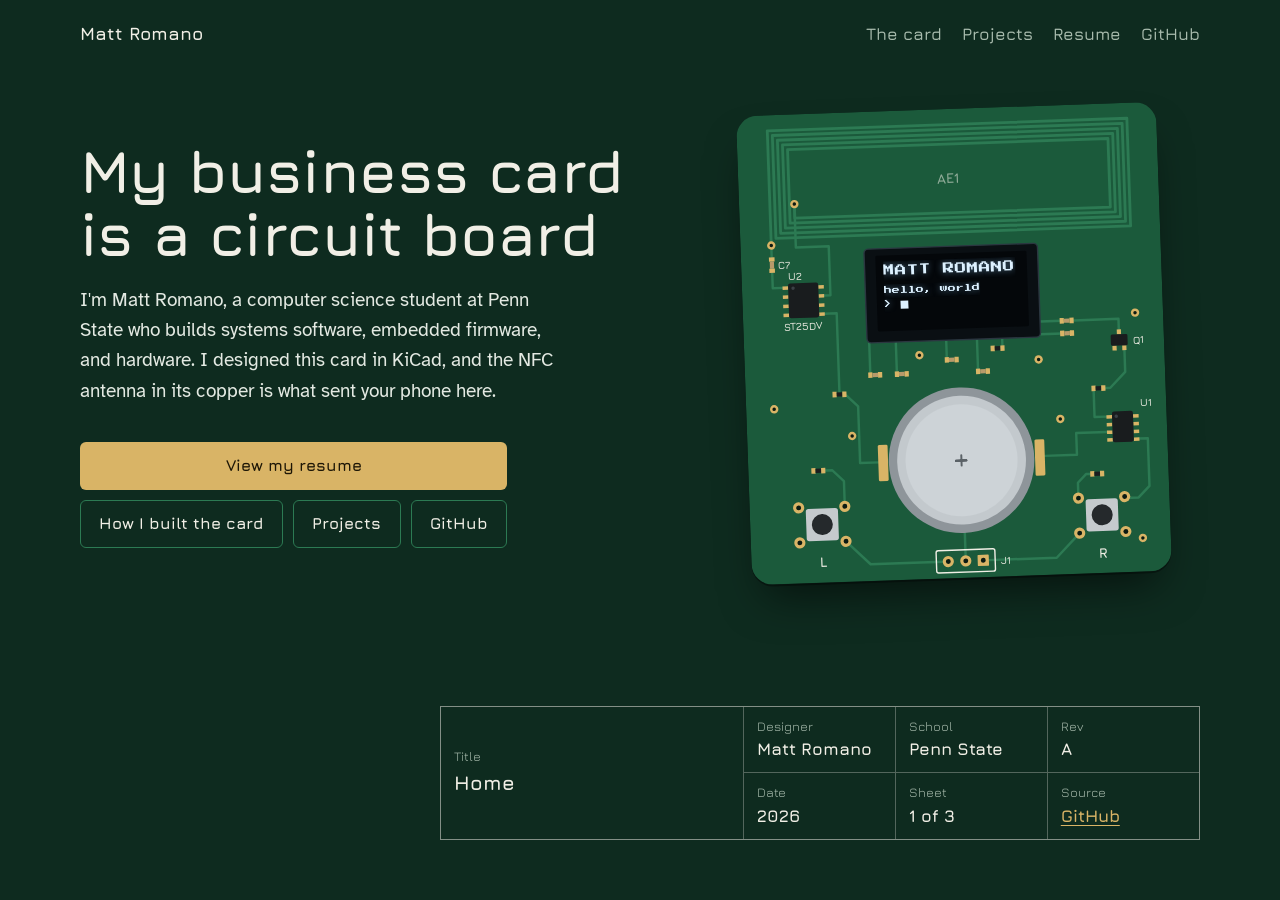
<file: index.html>
<!doctype html>
<html lang="en">
<head>
<meta charset="utf-8">
<meta name="viewport" content="width=device-width, initial-scale=1">
<title>Matt Romano | PCB Business Card</title>
<meta name="description" content="Matt Romano, computer science at Penn State. This site is linked from the NFC tag on a business card he designed in KiCad.">
<meta name="theme-color" content="#0E2B1F">
<meta property="og:title" content="Matt Romano | PCB Business Card">
<meta property="og:description" content="A business card that is also a working circuit board, designed in KiCad.">
<meta property="og:type" content="website">
<link rel="icon" href="data:image/svg+xml,%3Csvg xmlns='http://www.w3.org/2000/svg' viewBox='0 0 32 32'%3E%3Crect width='32' height='32' rx='6' fill='%231B5A3B'/%3E%3Ccircle cx='16' cy='16' r='8' fill='none' stroke='%23D9B466' stroke-width='4'/%3E%3C/svg%3E">
<link rel="preconnect" href="https://fonts.googleapis.com">
<link rel="preconnect" href="https://fonts.gstatic.com" crossorigin>
<link href="https://fonts.googleapis.com/css2?family=Atkinson+Hyperlegible:wght@400;700&family=Jura:wght@500;600;700&family=Press+Start+2P&display=swap" rel="stylesheet">
<link rel="stylesheet" href="style.css">
</head>
<body>

<header class="wrap site-head">
  <a class="brand" href="index.html" aria-current="page">Matt Romano</a>
  <nav aria-label="Pages">
    <a href="build.html">The card</a>
    <a href="projects.html">Projects</a>
    <a href="Matt_Romano_Resume.pdf" target="_blank" rel="noopener">Resume</a>
    <a href="https://github.com/MatthewDRomano">GitHub</a>
  </nav>
</header>

<main class="wrap hero">
  <div class="hero-text">
    <h1>My business card is a circuit board</h1>
    <p class="lede">I'm Matt Romano, a computer science student at Penn State who builds systems software, embedded firmware, and hardware. I designed this card in KiCad, and the NFC antenna in its copper is what sent your phone here.</p>
  </div>

  <div class="hero-card">
    <!-- Stylized drawing based on the KiCad layout (images/pcb-layout.png) -->
    <div class="board">
      <div class="face">
        <svg class="pcb-svg" viewBox="0 0 600 670" role="img" aria-label="Drawing of the card: a copper loop antenna across the top, an OLED screen in the middle, a coin cell below it, and two buttons in the bottom corners.">
          <defs>
            <g id="via"><circle r="6" fill="#D9B466"/><circle r="2.5" fill="#0B1A12"/></g>
            <g id="tht"><circle r="8" fill="#D9B466"/><circle r="3.5" fill="#0B1A12"/></g>
          </defs>

          <rect class="pcb" width="600" height="670" rx="30"/>

          <!-- Loop antenna AE1 -->
          <path class="coil" d="M44 186V22H558V176H51V29H551V169H58V36H544V162H65V43H537V155H72V50H530V148H79V128"/>
          <text class="silk lg faint" x="300" y="106" text-anchor="middle">AE1</text>

          <!-- Antenna to the NFC tag, through the tuning cap -->
          <path class="trace" d="M44 186V247H58"/>
          <path class="trace" d="M79 128V190H126V260H117"/>
          <use href="#via" x="44" y="186"/>
          <use href="#via" x="79" y="128"/>
          <rect class="pad" x="40" y="203" width="8" height="6"/>
          <rect class="cap" x="41" y="209" width="6" height="10"/>
          <rect class="pad" x="40" y="219" width="8" height="6"/>
          <text class="silk" x="52" y="220">C7</text>

          <!-- Other traces -->
          <path class="trace" d="M134 398V286H117"/>
          <path class="trace" d="M187 501H160V420L144 404"/>
          <path class="trace" d="M179 372V330"/>
          <path class="trace" d="M217 372V330"/>
          <path class="trace" d="M289 354V330"/>
          <path class="trace" d="M333 372V330"/>
          <path class="trace" d="M369 340V330"/>
          <path class="trace" d="M455 308H424"/>
          <path class="trace" d="M455 326H424"/>
          <path class="trace" d="M536 323V308H472"/>
          <path class="trace" d="M543 353V384L521 406H514"/>
          <path class="trace" d="M497 410V447H514"/>
          <path class="trace" d="M514 469H470V500H424"/>
          <path class="trace" d="M560 480H572V548L556 564H536"/>
          <path class="trace" d="M110 510H120L136 526V554"/>
          <path class="trace" d="M488 528H482L470 540V554"/>
          <path class="trace" d="M136 612L170 646H273"/>
          <path class="trace" d="M470 612L436 646H339"/>
          <path class="trace" d="M306 638V598"/>

          <!-- Vias -->
          <use href="#via" x="250" y="350"/>
          <use href="#via" x="420" y="362"/>
          <use href="#via" x="150" y="462"/>
          <use href="#via" x="40" y="420"/>
          <use href="#via" x="448" y="448"/>
          <use href="#via" x="560" y="300"/>
          <use href="#via" x="560" y="622"/>

          <!-- U2: ST25DV04KC NFC tag -->
          <g>
            <rect class="pad" x="58" y="245" width="8" height="5"/>
            <rect class="pad" x="58" y="258" width="8" height="5"/>
            <rect class="pad" x="58" y="271" width="8" height="5"/>
            <rect class="pad" x="58" y="284" width="8" height="5"/>
            <rect class="pad" x="109" y="245" width="8" height="5"/>
            <rect class="pad" x="109" y="258" width="8" height="5"/>
            <rect class="pad" x="109" y="271" width="8" height="5"/>
            <rect class="pad" x="109" y="284" width="8" height="5"/>
            <rect class="ic" x="66" y="241" width="43" height="50" rx="3"/>
            <circle class="pin1" cx="73" cy="248" r="2.5"/>
            <text class="silk" x="66" y="236">U2</text>
            <text class="silk" x="58" y="308">ST25DV</text>
          </g>

          <!-- DS1: OLED -->
          <rect class="oled-glass" x="176" y="196" width="248" height="134" rx="6"/>
          <rect class="oled-active" x="192" y="206" width="216" height="108" rx="2"/>

          <!-- Passives -->
          <g>
            <rect class="pad" x="176" y="372" width="6" height="8"/><rect class="cap" x="182" y="373" width="8" height="6"/><rect class="pad" x="190" y="372" width="6" height="8"/>
            <rect class="pad" x="214" y="372" width="6" height="8"/><rect class="cap" x="220" y="373" width="8" height="6"/><rect class="pad" x="228" y="372" width="6" height="8"/>
            <rect class="pad" x="286" y="354" width="6" height="8"/><rect class="cap" x="292" y="355" width="8" height="6"/><rect class="pad" x="300" y="354" width="6" height="8"/>
            <rect class="pad" x="330" y="372" width="6" height="8"/><rect class="cap" x="336" y="373" width="8" height="6"/><rect class="pad" x="344" y="372" width="6" height="8"/>
            <rect class="pad" x="352" y="340" width="6" height="8"/><rect class="res" x="358" y="341" width="8" height="6"/><rect class="pad" x="366" y="340" width="6" height="8"/>
            <rect class="pad" x="452" y="304" width="6" height="8"/><rect class="cap" x="458" y="305" width="8" height="6"/><rect class="pad" x="466" y="304" width="6" height="8"/>
            <rect class="pad" x="452" y="322" width="6" height="8"/><rect class="cap" x="458" y="323" width="8" height="6"/><rect class="pad" x="466" y="322" width="6" height="8"/>
            <rect class="pad" x="124" y="398" width="6" height="8"/><rect class="res" x="130" y="399" width="8" height="6"/><rect class="pad" x="138" y="398" width="6" height="8"/>
            <rect class="pad" x="494" y="402" width="6" height="8"/><rect class="res" x="500" y="403" width="8" height="6"/><rect class="pad" x="508" y="402" width="6" height="8"/>
            <rect class="pad" x="90" y="506" width="6" height="8"/><rect class="res" x="96" y="507" width="8" height="6"/><rect class="pad" x="104" y="506" width="6" height="8"/>
            <rect class="pad" x="488" y="524" width="6" height="8"/><rect class="res" x="494" y="525" width="8" height="6"/><rect class="pad" x="502" y="524" width="6" height="8"/>
          </g>

          <!-- Q1 -->
          <g>
            <rect class="pad" x="533" y="323" width="6" height="7"/>
            <rect class="pad" x="526" y="346" width="6" height="7"/>
            <rect class="pad" x="540" y="346" width="6" height="7"/>
            <rect class="ic" x="524" y="330" width="24" height="16" rx="2"/>
            <text class="silk" x="555" y="344">Q1</text>
          </g>

          <!-- U1: CH32V003 -->
          <g>
            <rect class="pad" x="514" y="445" width="8" height="5"/>
            <rect class="pad" x="514" y="456" width="8" height="5"/>
            <rect class="pad" x="514" y="467" width="8" height="5"/>
            <rect class="pad" x="514" y="478" width="8" height="5"/>
            <rect class="pad" x="552" y="445" width="8" height="5"/>
            <rect class="pad" x="552" y="456" width="8" height="5"/>
            <rect class="pad" x="552" y="467" width="8" height="5"/>
            <rect class="pad" x="552" y="478" width="8" height="5"/>
            <rect class="ic" x="522" y="440" width="30" height="44" rx="3"/>
            <circle class="pin1" cx="528" cy="447" r="2.5"/>
            <text class="silk" x="563" y="434">U1</text>
          </g>

          <!-- Coin cell -->
          <g>
            <rect class="pad" x="186" y="476" width="14" height="52" rx="2"/>
            <rect class="pad" x="410" y="476" width="14" height="52" rx="2"/>
            <circle class="holder" cx="305" cy="502" r="104"/>
            <circle class="cell" cx="305" cy="502" r="92"/>
            <circle class="cell-top" cx="305" cy="502" r="80"/>
            <text class="cell-mark" x="305" y="516" text-anchor="middle">+</text>
          </g>

          <!-- SW1 (L) and SW2 (R) -->
          <g>
            <use href="#tht" x="70" y="562"/><use href="#tht" x="136" y="562"/>
            <use href="#tht" x="70" y="612"/><use href="#tht" x="136" y="612"/>
            <rect class="sw-body" x="80" y="564" width="46" height="46" rx="4"/>
            <circle class="sw-cap" cx="103" cy="587" r="15"/>
            <text class="silk lg" x="103" y="648" text-anchor="middle">L</text>
          </g>
          <g>
            <use href="#tht" x="470" y="562"/><use href="#tht" x="536" y="562"/>
            <use href="#tht" x="470" y="612"/><use href="#tht" x="536" y="612"/>
            <rect class="sw-body" x="480" y="564" width="46" height="46" rx="4"/>
            <circle class="sw-cap" cx="503" cy="587" r="15"/>
            <text class="silk lg" x="503" y="648" text-anchor="middle">R</text>
          </g>

          <!-- J1: programming header -->
          <g>
            <rect class="silk-line" x="264" y="630" width="84" height="32" rx="3"/>
            <use href="#tht" x="281" y="646"/>
            <use href="#tht" x="306" y="646"/>
            <rect class="pad" x="323" y="638" width="16" height="16" rx="1"/>
            <circle class="hole" cx="331" cy="646" r="3.5"/>
            <text class="silk" x="356" y="652">J1</text>
          </g>
        </svg>

        <div class="oled" aria-hidden="true">
          <span class="ol ol-big" style="--n:11; --d:0.4s">MATT ROMANO</span>
          <span class="ol ol-small" style="--n:12; --d:1.35s">hello, world</span>
          <span class="ol ol-small" style="--n:3; --d:2.25s">&gt; <span class="cursor"></span></span>
        </div>
      </div>
    </div>
  </div>

  <div class="actions">
    <a class="btn btn-pad" href="Matt_Romano_Resume.pdf" target="_blank" rel="noopener">View my resume</a>
    <a class="btn btn-line" href="build.html">How I built the card</a>
    <a class="btn btn-line" href="projects.html">Projects</a>
    <a class="btn btn-line" href="https://github.com/MatthewDRomano">GitHub</a>
  </div>
</main>

<footer class="wrap titleblock">
  <dl>
    <div class="tb-title"><dt>Title</dt><dd>Home</dd></div>
    <div><dt>Designer</dt><dd>Matt Romano</dd></div>
    <div><dt>School</dt><dd>Penn State</dd></div>
    <div><dt>Rev</dt><dd>A</dd></div>
    <div><dt>Date</dt><dd>2026</dd></div>
    <div><dt>Sheet</dt><dd>1 of 3</dd></div>
    <div><dt>Source</dt><dd><a href="https://github.com/MatthewDRomano">GitHub</a></dd></div>
  </dl>
</footer>

</body>
</html>
</file>
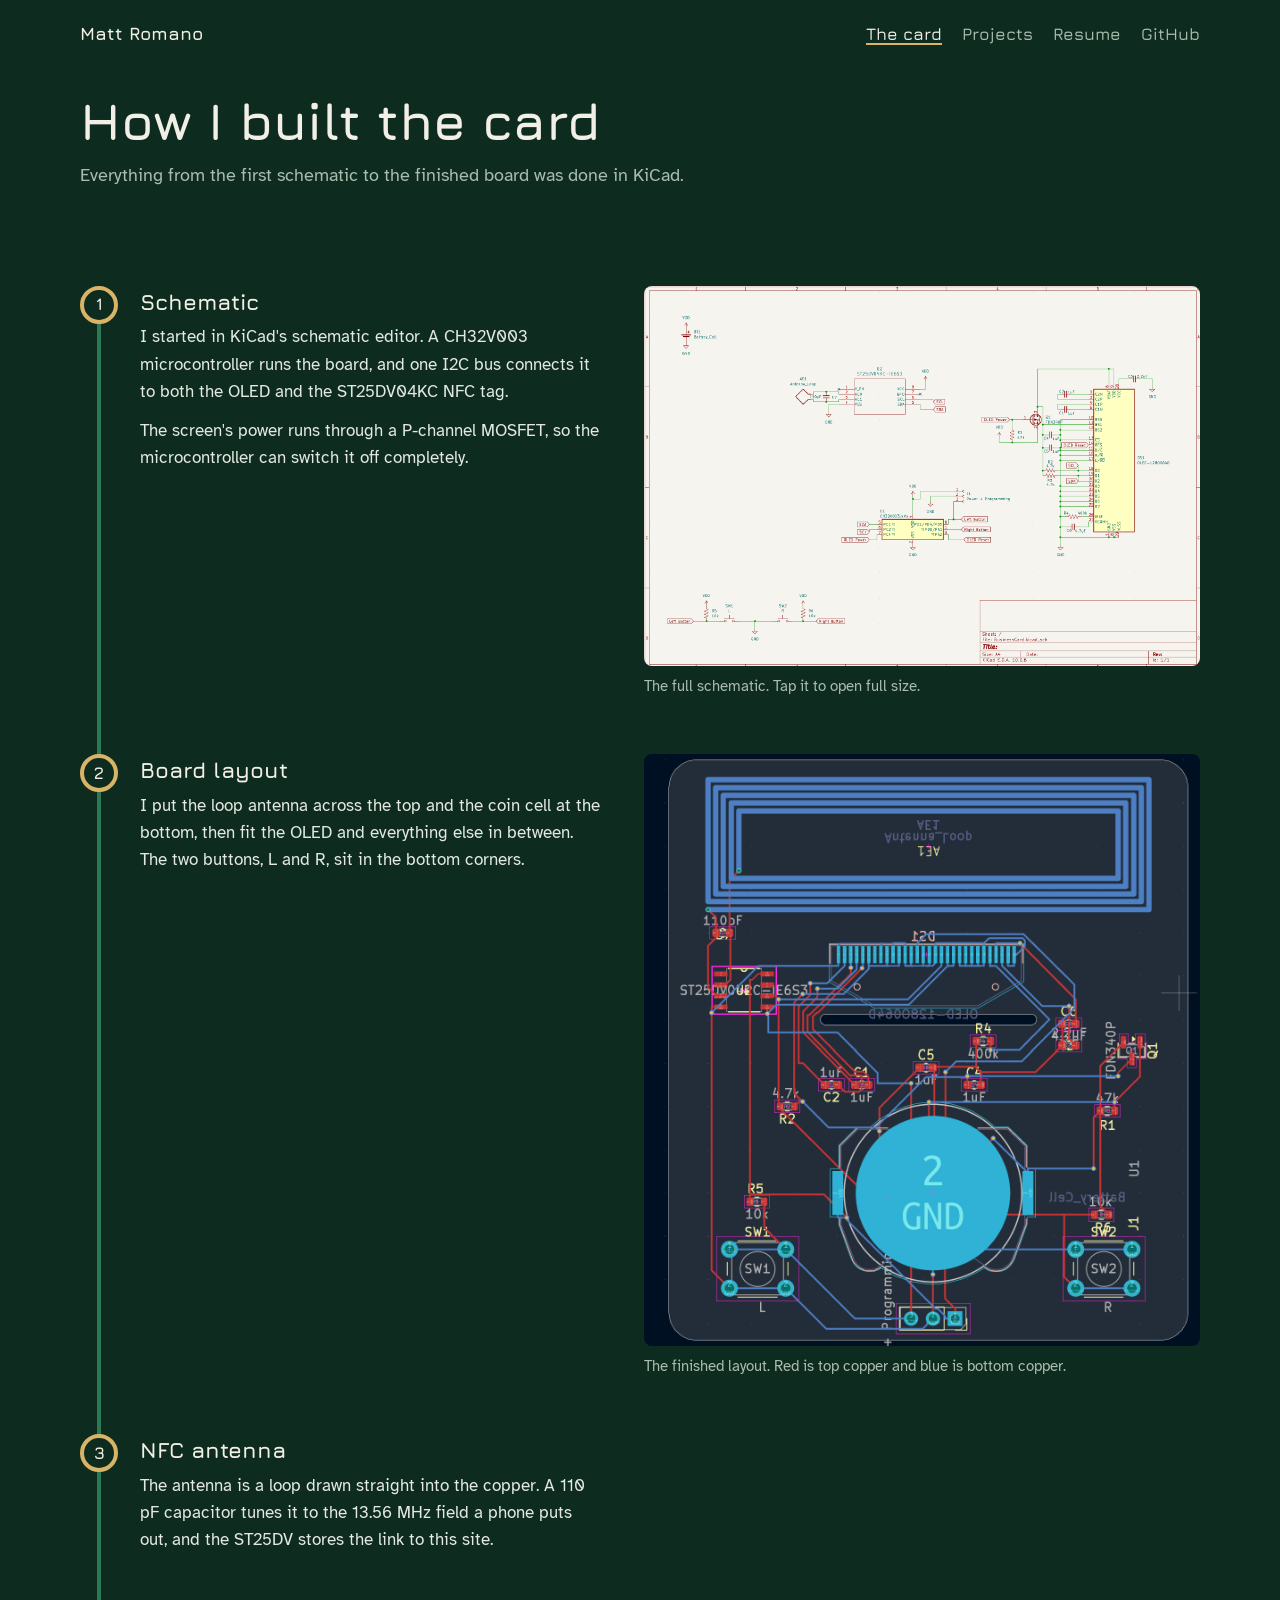
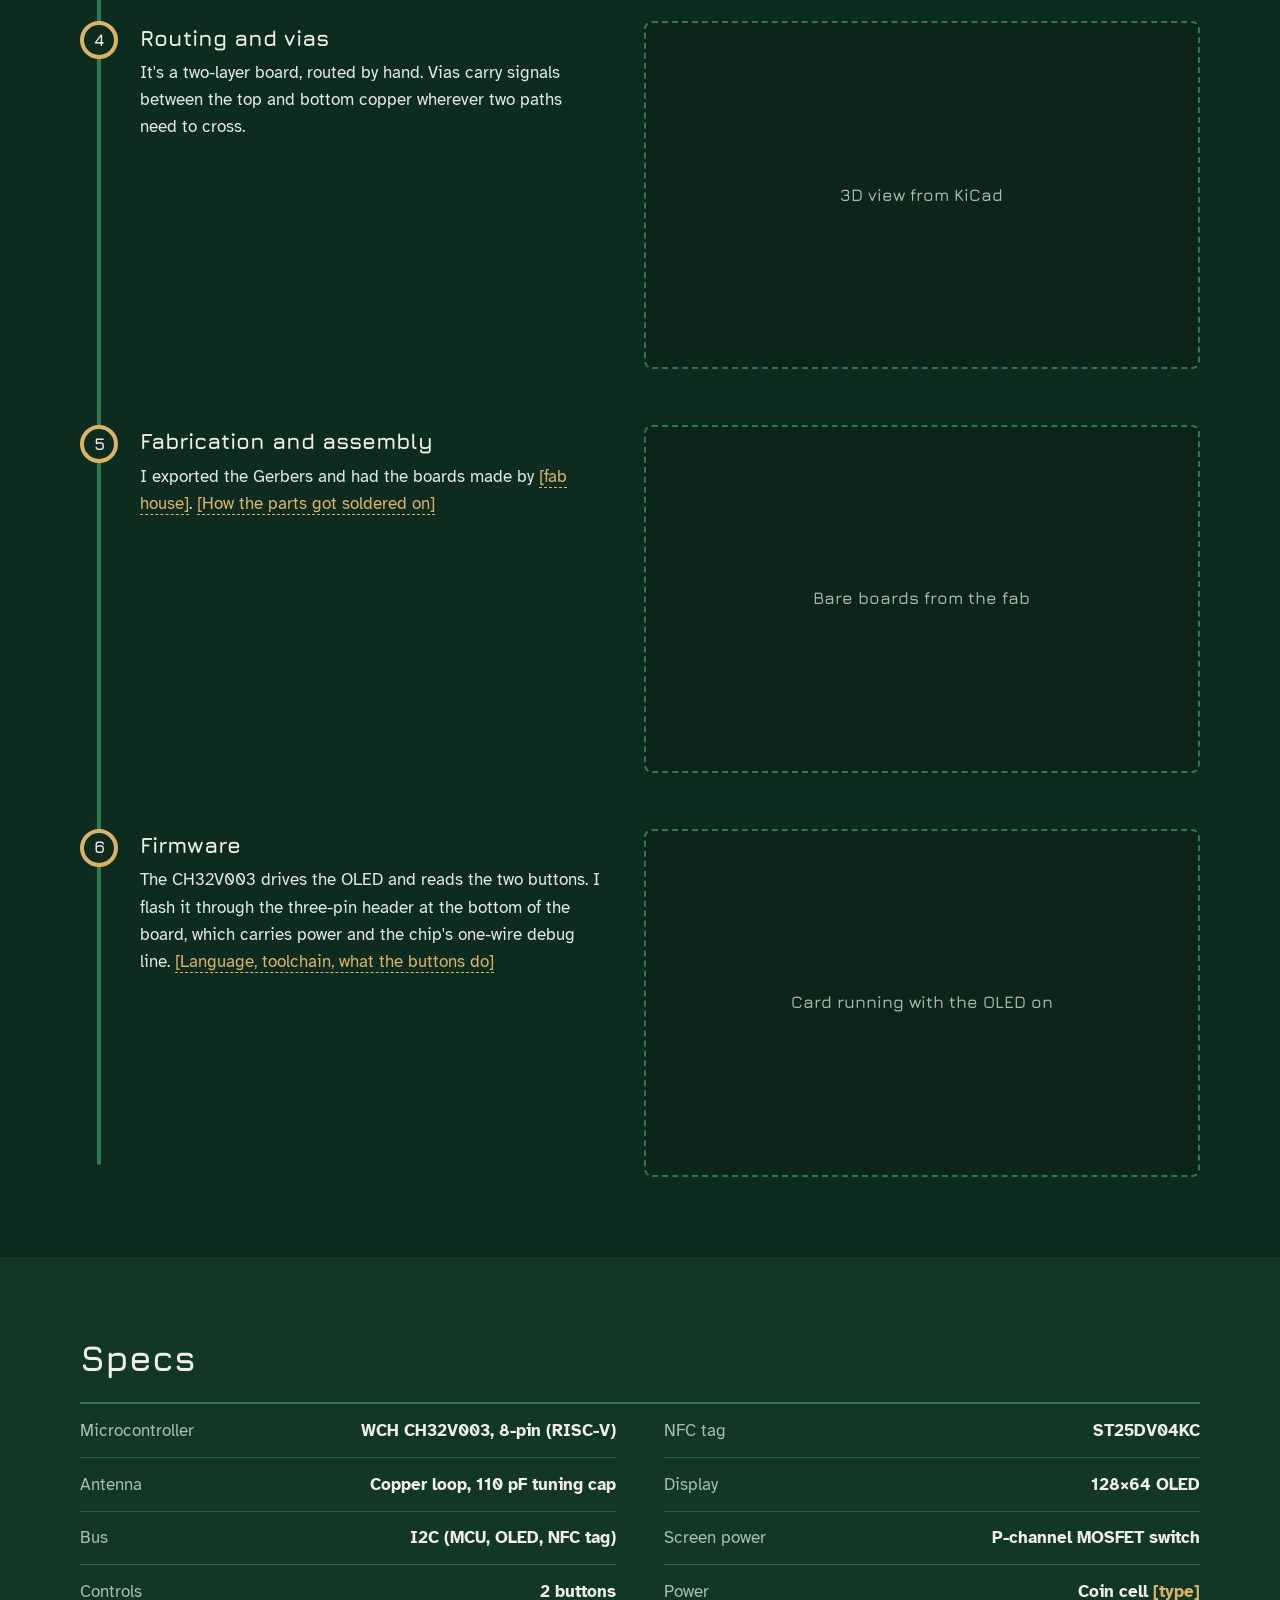
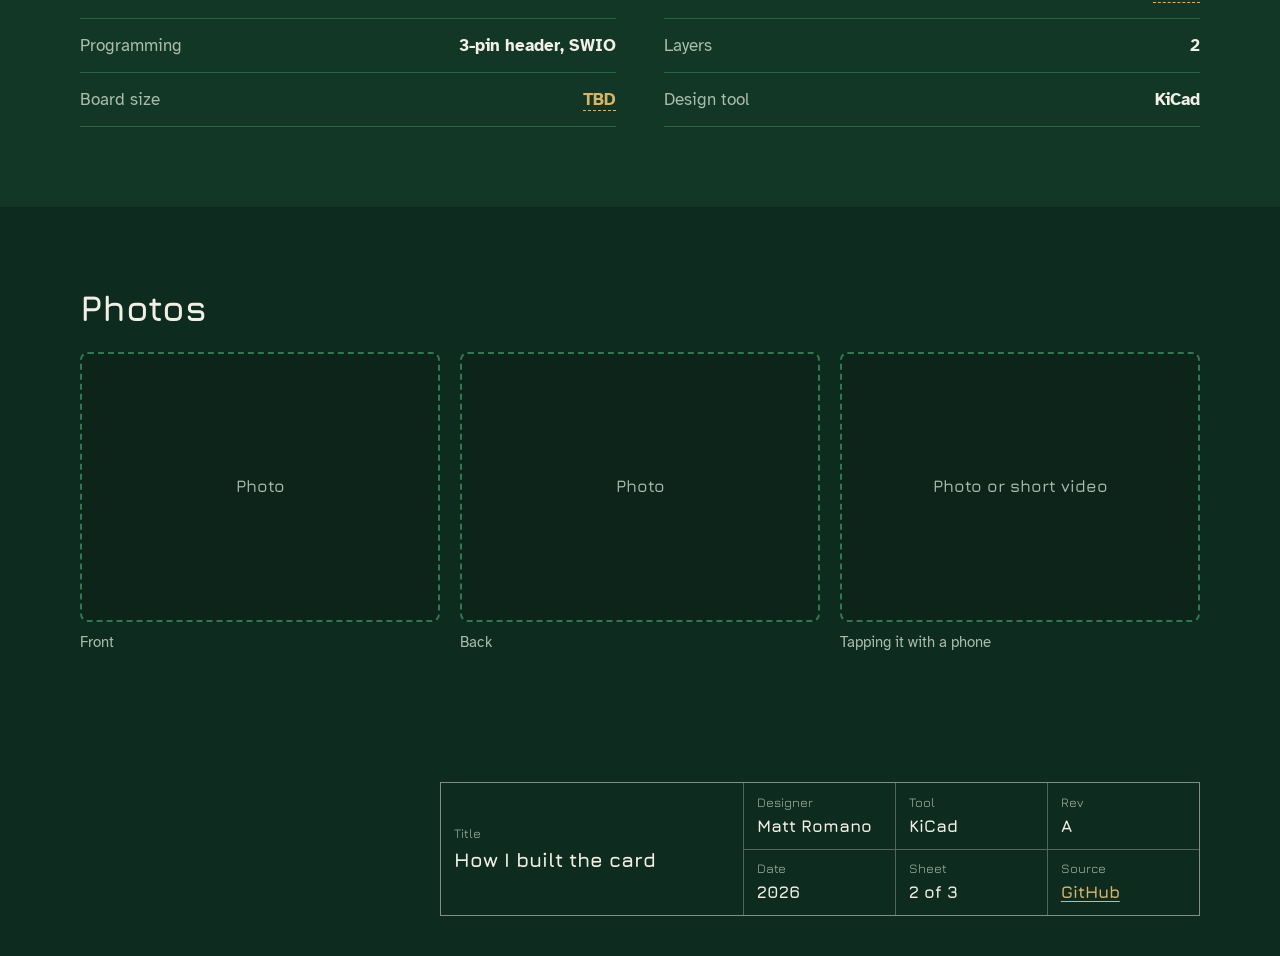
<file: build.html>
<!doctype html>
<html lang="en">
<head>
<meta charset="utf-8">
<meta name="viewport" content="width=device-width, initial-scale=1">
<title>How I Built the Card | Matt Romano</title>
<meta name="description" content="How Matt Romano designed his PCB business card in KiCad, from schematic to NFC antenna to firmware.">
<meta name="theme-color" content="#0E2B1F">
<link rel="icon" href="data:image/svg+xml,%3Csvg xmlns='http://www.w3.org/2000/svg' viewBox='0 0 32 32'%3E%3Crect width='32' height='32' rx='6' fill='%231B5A3B'/%3E%3Ccircle cx='16' cy='16' r='8' fill='none' stroke='%23D9B466' stroke-width='4'/%3E%3C/svg%3E">
<link rel="preconnect" href="https://fonts.googleapis.com">
<link rel="preconnect" href="https://fonts.gstatic.com" crossorigin>
<link href="https://fonts.googleapis.com/css2?family=Atkinson+Hyperlegible:wght@400;700&family=Jura:wght@500;600;700&display=swap" rel="stylesheet">
<link rel="stylesheet" href="style.css">
</head>
<body>

<header class="wrap site-head">
  <a class="brand" href="index.html">Matt Romano</a>
  <nav aria-label="Pages">
    <a href="build.html" aria-current="page">The card</a>
    <a href="projects.html">Projects</a>
    <a href="Matt_Romano_Resume.pdf" target="_blank" rel="noopener">Resume</a>
    <a href="https://github.com/MatthewDRomano">GitHub</a>
  </nav>
</header>

<main>
  <div class="wrap page-head">
    <h1>How I built the card</h1>
    <p class="intro">Everything from the first schematic to the finished board was done in KiCad.</p>
  </div>

  <section class="section" aria-label="Build steps">
    <div class="wrap">
      <ol class="steps">
        <li class="step">
          <div>
            <h3>Schematic</h3>
            <p>I started in KiCad's schematic editor. A CH32V003 microcontroller runs the board, and one I2C bus connects it to both the OLED and the ST25DV04KC NFC tag.</p>
            <p>The screen's power runs through a P-channel MOSFET, so the microcontroller can switch it off completely.</p>
          </div>
          <figure class="shot">
            <a href="images/schematic.png"><img src="images/schematic.png" width="1802" height="1232" alt="KiCad schematic of the card showing the NFC tag and loop antenna, the CH32V003 microcontroller, the OLED with its power switch, the coin cell and the two buttons"></a>
            <figcaption>The full schematic. Tap it to open full size.</figcaption>
          </figure>
        </li>

        <li class="step">
          <div>
            <h3>Board layout</h3>
            <p>I put the loop antenna across the top and the coin cell at the bottom, then fit the OLED and everything else in between. The two buttons, L and R, sit in the bottom corners.</p>
          </div>
          <figure class="shot">
            <a href="images/pcb-layout.png"><img src="images/pcb-layout.png" width="1246" height="1326" alt="KiCad PCB layout of the card with the loop antenna at the top, the OLED connector in the middle, the coin cell holder below it, and buttons in the bottom corners"></a>
            <figcaption>The finished layout. Red is top copper and blue is bottom copper.</figcaption>
          </figure>
        </li>

        <li class="step">
          <div>
            <h3>NFC antenna</h3>
            <p>The antenna is a loop drawn straight into the copper. A 110 pF capacitor tunes it to the 13.56 MHz field a phone puts out, and the ST25DV stores the link to this site.</p>
            <!-- TODO: check the tuning description matches what you did, and add how you picked the turn count -->
          </div>
        </li>

        <li class="step">
          <div>
            <h3>Routing and vias</h3>
            <p>It's a two-layer board, routed by hand. Vias carry signals between the top and bottom copper wherever two paths need to cross.</p>
          </div>
          <figure class="shot">
            <div class="ph">3D view from KiCad</div>
          </figure>
        </li>

        <li class="step">
          <div>
            <h3>Fabrication and assembly</h3>
            <p>I exported the Gerbers and had the boards made by <span class="todo">[fab house]</span>. <span class="todo">[How the parts got soldered on]</span></p>
          </div>
          <figure class="shot">
            <div class="ph">Bare boards from the fab</div>
          </figure>
        </li>

        <li class="step">
          <div>
            <h3>Firmware</h3>
            <p>The CH32V003 drives the OLED and reads the two buttons. I flash it through the three-pin header at the bottom of the board, which carries power and the chip's one-wire debug line. <span class="todo">[Language, toolchain, what the buttons do]</span></p>
          </div>
          <figure class="shot">
            <div class="ph">Card running with the OLED on</div>
          </figure>
        </li>
      </ol>
    </div>
  </section>

  <section class="section raised" aria-labelledby="specs-title">
    <div class="wrap">
      <h2 id="specs-title">Specs</h2>
      <dl class="specs">
        <div><dt>Microcontroller</dt><dd>WCH CH32V003, 8-pin (RISC-V)</dd></div>
        <div><dt>NFC tag</dt><dd>ST25DV04KC</dd></div>
        <div><dt>Antenna</dt><dd>Copper loop, 110 pF tuning cap</dd></div>
        <div><dt>Display</dt><dd>128×64 OLED</dd></div>
        <div><dt>Bus</dt><dd>I2C (MCU, OLED, NFC tag)</dd></div>
        <div><dt>Screen power</dt><dd>P-channel MOSFET switch</dd></div>
        <div><dt>Controls</dt><dd>2 buttons</dd></div>
        <div><dt>Power</dt><dd>Coin cell <span class="todo">[type]</span></dd></div>
        <div><dt>Programming</dt><dd>3-pin header, SWIO</dd></div>
        <div><dt>Layers</dt><dd>2</dd></div>
        <div><dt>Board size</dt><dd><span class="todo">TBD</span></dd></div>
        <div><dt>Design tool</dt><dd>KiCad</dd></div>
      </dl>
    </div>
  </section>

  <section class="section" aria-labelledby="photos-title">
    <div class="wrap">
      <h2 id="photos-title">Photos</h2>
      <ul class="gallery">
        <!-- Replace each .ph div with: <img src="images/front.jpg" alt="Front of the card"> -->
        <li><figure class="shot"><div class="ph">Photo</div><figcaption>Front</figcaption></figure></li>
        <li><figure class="shot"><div class="ph">Photo</div><figcaption>Back</figcaption></figure></li>
        <li><figure class="shot"><div class="ph">Photo or short video</div><figcaption>Tapping it with a phone</figcaption></figure></li>
      </ul>
    </div>
  </section>
</main>

<footer class="wrap titleblock">
  <dl>
    <div class="tb-title"><dt>Title</dt><dd>How I built the card</dd></div>
    <div><dt>Designer</dt><dd>Matt Romano</dd></div>
    <div><dt>Tool</dt><dd>KiCad</dd></div>
    <div><dt>Rev</dt><dd>A</dd></div>
    <div><dt>Date</dt><dd>2026</dd></div>
    <div><dt>Sheet</dt><dd>2 of 3</dd></div>
    <div><dt>Source</dt><dd><a href="https://github.com/MatthewDRomano">GitHub</a></dd></div>
  </dl>
</footer>

</body>
</html>
</file>
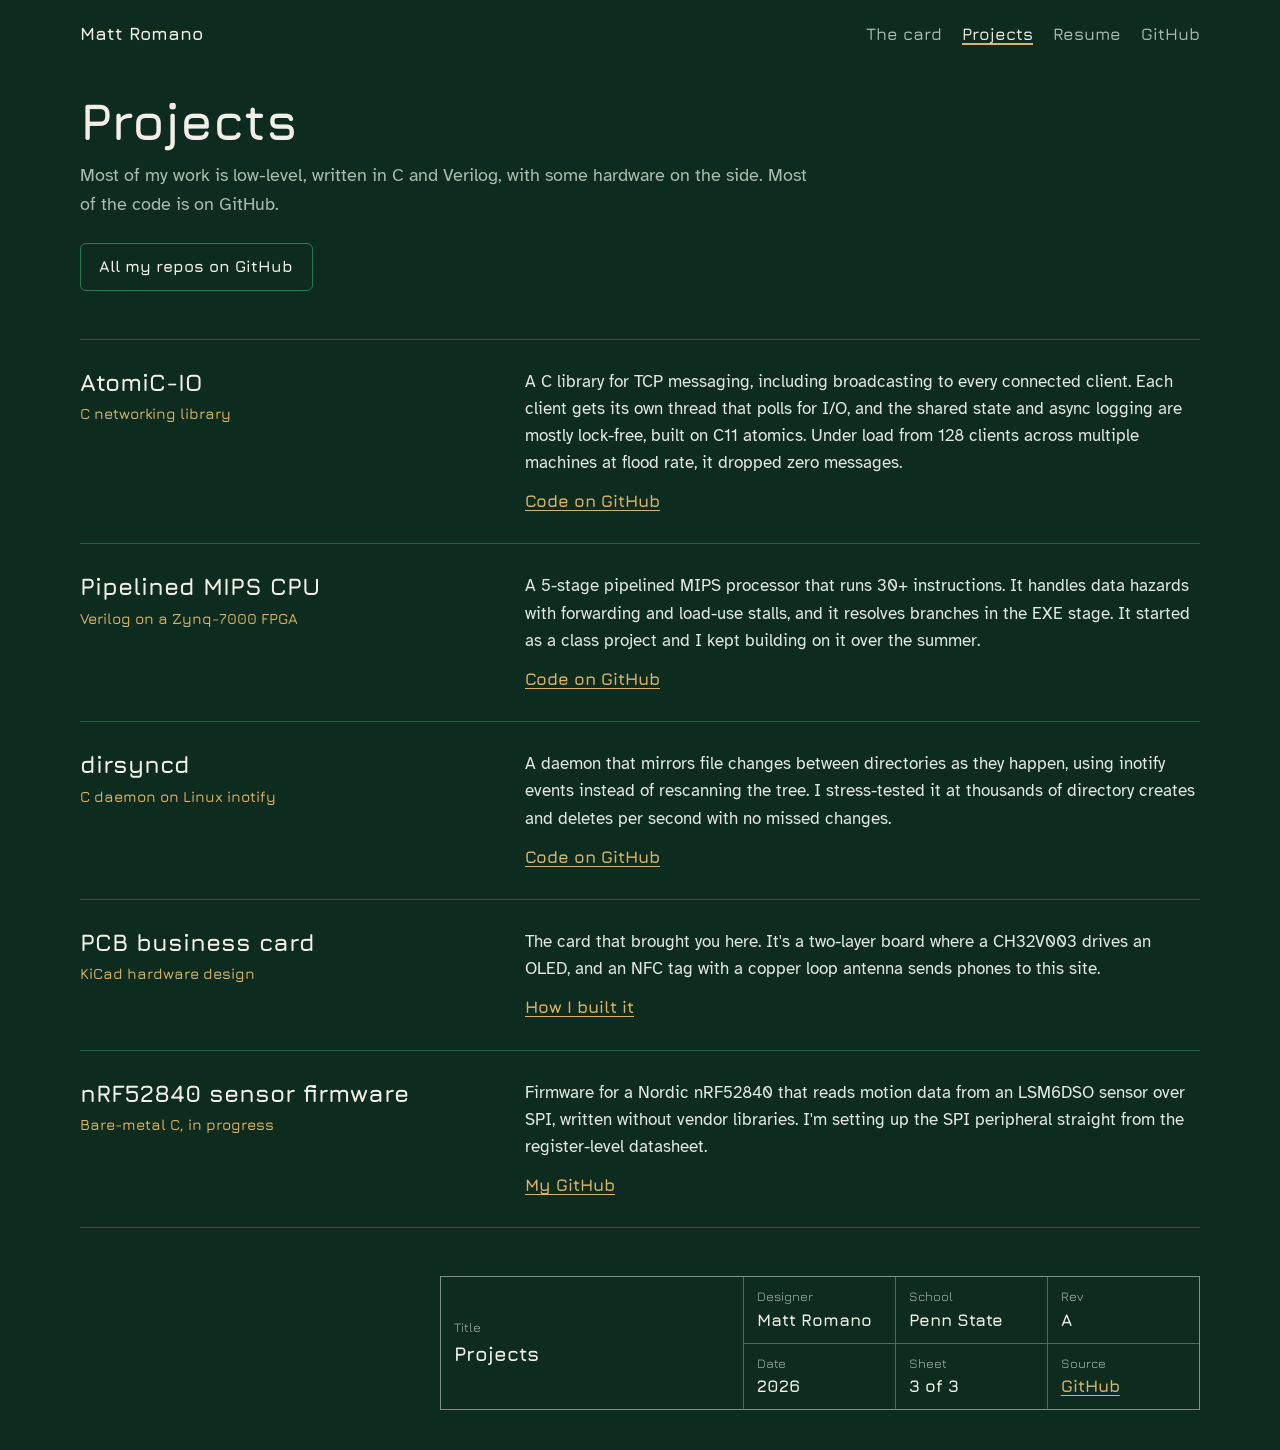
<file: projects.html>
<!doctype html>
<html lang="en">
<head>
<meta charset="utf-8">
<meta name="viewport" content="width=device-width, initial-scale=1">
<title>Projects | Matt Romano</title>
<meta name="description" content="Projects by Matt Romano, from a pipelined MIPS CPU to C systems code and embedded firmware.">
<meta name="theme-color" content="#0E2B1F">
<link rel="icon" href="data:image/svg+xml,%3Csvg xmlns='http://www.w3.org/2000/svg' viewBox='0 0 32 32'%3E%3Crect width='32' height='32' rx='6' fill='%231B5A3B'/%3E%3Ccircle cx='16' cy='16' r='8' fill='none' stroke='%23D9B466' stroke-width='4'/%3E%3C/svg%3E">
<link rel="preconnect" href="https://fonts.googleapis.com">
<link rel="preconnect" href="https://fonts.gstatic.com" crossorigin>
<link href="https://fonts.googleapis.com/css2?family=Atkinson+Hyperlegible:wght@400;700&family=Jura:wght@500;600;700&display=swap" rel="stylesheet">
<link rel="stylesheet" href="style.css">
</head>
<body>

<header class="wrap site-head">
  <a class="brand" href="index.html">Matt Romano</a>
  <nav aria-label="Pages">
    <a href="build.html">The card</a>
    <a href="projects.html" aria-current="page">Projects</a>
    <a href="Matt_Romano_Resume.pdf" target="_blank" rel="noopener">Resume</a>
    <a href="https://github.com/MatthewDRomano">GitHub</a>
  </nav>
</header>

<main class="wrap">
  <div class="page-head">
    <h1>Projects</h1>
    <p class="intro">Most of my work is low-level, written in C and Verilog, with some hardware on the side. Most of the code is on GitHub.</p>
    <a class="btn btn-line" href="https://github.com/MatthewDRomano">All my repos on GitHub</a>
  </div>

  <ul class="projects">
    <li class="project">
      <div>
        <h2>AtomiC-IO</h2>
        <p class="meta">C networking library</p>
      </div>
      <div>
        <p>A C library for TCP messaging, including broadcasting to every connected client. Each client gets its own thread that polls for I/O, and the shared state and async logging are mostly lock-free, built on C11 atomics. Under load from 128 clients across multiple machines at flood rate, it dropped zero messages.</p>
        <a class="more" href="https://github.com/MatthewDRomano/AtomiC-IO">Code on GitHub</a>
      </div>
    </li>

    <li class="project">
      <div>
        <h2>Pipelined MIPS CPU</h2>
        <p class="meta">Verilog on a Zynq-7000 FPGA</p>
      </div>
      <div>
        <p>A 5-stage pipelined MIPS processor that runs 30+ instructions. It handles data hazards with forwarding and load-use stalls, and it resolves branches in the EXE stage. It started as a class project and I kept building on it over the summer.</p>
        <a class="more" href="https://github.com/MatthewDRomano/mips-5stage-pipeline-fpga">Code on GitHub</a>
      </div>
    </li>

    <li class="project">
      <div>
        <h2>dirsyncd</h2>
        <p class="meta">C daemon on Linux inotify</p>
      </div>
      <div>
        <p>A daemon that mirrors file changes between directories as they happen, using inotify events instead of rescanning the tree. I stress-tested it at thousands of directory creates and deletes per second with no missed changes.</p>
        <a class="more" href="https://github.com/MatthewDRomano/dirsyncd">Code on GitHub</a>
      </div>
    </li>

    <li class="project">
      <div>
        <h2>PCB business card</h2>
        <p class="meta">KiCad hardware design</p>
      </div>
      <div>
        <p>The card that brought you here. It's a two-layer board where a CH32V003 drives an OLED, and an NFC tag with a copper loop antenna sends phones to this site.</p>
        <a class="more" href="build.html">How I built it</a>
      </div>
    </li>

    <li class="project">
      <div>
        <h2>nRF52840 sensor firmware</h2>
        <p class="meta">Bare-metal C, in progress</p>
      </div>
      <div>
        <p>Firmware for a Nordic nRF52840 that reads motion data from an LSM6DSO sensor over SPI, written without vendor libraries. I'm setting up the SPI peripheral straight from the register-level datasheet.</p>
        <!-- TODO: swap in the repo URL once it's public -->
        <a class="more" href="https://github.com/MatthewDRomano">My GitHub</a>
      </div>
    </li>
  </ul>
</main>

<footer class="wrap titleblock">
  <dl>
    <div class="tb-title"><dt>Title</dt><dd>Projects</dd></div>
    <div><dt>Designer</dt><dd>Matt Romano</dd></div>
    <div><dt>School</dt><dd>Penn State</dd></div>
    <div><dt>Rev</dt><dd>A</dd></div>
    <div><dt>Date</dt><dd>2026</dd></div>
    <div><dt>Sheet</dt><dd>3 of 3</dd></div>
    <div><dt>Source</dt><dd><a href="https://github.com/MatthewDRomano">GitHub</a></dd></div>
  </dl>
</footer>

</body>
</html>
</file>
<file: style.css>
/* ---------- Tokens ----------
   Change --mask to match your board's soldermask color
   (black #16191B, blue #1C3F73, purple #4B2A6B, red #7A1F1F, etc.) */
:root {
  --bg: #0E2B1F;          /* page: dark substrate */
  --bg-raised: #123726;   /* alternate sections */
  --mask: #1B5A3B;        /* soldermask on the card */
  --trace: #2C7A53;       /* copper under mask */
  --line: rgba(44, 122, 83, 0.7);
  --silk: #F1EFE6;        /* silkscreen white, headings */
  --text: #E3E9E2;        /* body text */
  --text-dim: #A9BCAE;    /* secondary text */
  --gold: #D9B466;        /* ENIG pads, links */
  --oled: #04070A;
  --oled-px: #DDF1FF;

  --font-silk: "Jura", system-ui, sans-serif;
  --font-body: "Atkinson Hyperlegible", system-ui, sans-serif;
  --font-px: "Press Start 2P", ui-monospace, monospace;
  color-scheme: dark;
}

*, *::before, *::after { box-sizing: border-box; }
html { scroll-behavior: smooth; }
body {
  margin: 0;
  background: var(--bg);
  color: var(--text);
  font-family: var(--font-body);
  font-size: 1.0625rem;
  line-height: 1.6;
  -webkit-font-smoothing: antialiased;
}
img { display: block; max-width: 100%; height: auto; }
a { color: var(--gold); text-underline-offset: 0.2em; }
a:hover { color: var(--silk); }
:focus-visible { outline: 2px solid var(--gold); outline-offset: 3px; border-radius: 4px; }
h1, h2, h3 { font-family: var(--font-silk); color: var(--silk); text-wrap: balance; }
p { max-width: 62ch; }

.wrap { width: min(1120px, 100% - 2rem); margin-inline: auto; }

/* ---------- Header ---------- */
.site-head {
  display: flex; flex-wrap: wrap; align-items: baseline; justify-content: space-between;
  gap: 0.5rem 1.5rem; padding-block: 1.25rem;
}
.brand {
  font-family: var(--font-silk); font-weight: 700; font-size: 1.125rem;
  color: var(--silk); text-decoration: none;
}
.site-head nav { display: flex; flex-wrap: wrap; gap: 0.25rem 1.25rem; font-family: var(--font-silk); font-weight: 600; }
.site-head nav a { color: var(--text-dim); text-decoration: none; }
.site-head nav a:hover { color: var(--gold); }
.site-head nav a[aria-current="page"] { color: var(--silk); text-decoration: underline; text-decoration-color: var(--gold); text-decoration-thickness: 2px; }

/* ---------- Buttons ---------- */
.btn {
  display: inline-flex; align-items: center; justify-content: center; min-height: 48px;
  padding: 0.6rem 1.15rem; border-radius: 6px;
  font-family: var(--font-silk); font-weight: 700; font-size: 1rem; text-align: center;
  text-decoration: none; color: var(--silk);
}
.btn-pad { background: var(--gold); color: #1D1606; }
.btn-pad:hover { background: #E8C77E; color: #1D1606; }
.btn-line { border: 1.5px solid var(--trace); }
.btn-line:hover { border-color: var(--gold); color: var(--gold); }

/* ---------- Landing hero ---------- */
.hero {
  display: grid; gap: 2rem; padding-block: 1rem 3.5rem;
  grid-template-areas: "text" "card" "actions";
}
.hero-text { grid-area: text; }
.hero-card { grid-area: card; }
.hero .actions { grid-area: actions; }
.hero h1 {
  font-weight: 700; font-size: clamp(2.25rem, 1.4rem + 3.6vw, 3.75rem);
  line-height: 1.05; letter-spacing: -0.01em; margin: 0 0 1.25rem;
}
.lede { font-size: 1.1875rem; margin: 0; max-width: 40ch; }

.actions { display: grid; grid-template-columns: 1fr 1fr; gap: 0.625rem; align-content: start; }
.actions .btn-pad, .actions .btn-pad + .btn { grid-column: 1 / -1; }

/* ---------- The card drawing ---------- */
.board { width: 100%; max-width: 420px; margin-inline: auto; }
.face {
  position: relative; aspect-ratio: 600 / 670;
  container-type: inline-size;
  border-radius: 5% / 4.478%;
  box-shadow: 0 24px 44px -14px rgba(0, 0, 0, 0.6), 0 2px 0 rgba(0, 0, 0, 0.35);
}
.pcb-svg { display: block; width: 100%; height: 100%; }

.pcb { fill: var(--mask); }
.coil, .trace { fill: none; stroke: var(--trace); stroke-linecap: round; stroke-linejoin: round; }
.coil { stroke-width: 4; }
.trace { stroke-width: 3.5; }
.pad { fill: var(--gold); }
.hole { fill: #0B1A12; }
.ic { fill: #191C1E; }
.pin1 { fill: #3B4146; }
.cap { fill: #B79A6A; }
.res { fill: #1A1D1F; }
.sw-body { fill: #C5CACD; }
.sw-cap { fill: #25292C; }
.holder { fill: #8E959A; }
.cell { fill: #C3C9CD; }
.cell-top { fill: #CDD3D7; }
.cell-mark { fill: #5B6267; font-family: var(--font-silk); font-weight: 700; font-size: 40px; }
.oled-glass { fill: #0A0F13; stroke: #2B3640; stroke-width: 2; }
.oled-active { fill: var(--oled); }
.silk { fill: var(--silk); font-family: var(--font-silk); font-weight: 600; font-size: 15px; }
.silk.lg { font-size: 20px; font-weight: 700; }
.silk.faint { fill-opacity: 0.55; }
.silk-line { fill: none; stroke: var(--silk); stroke-width: 2; }

/* OLED text, laid over the active area of the drawing */
.oled {
  position: absolute;
  left: 32%; top: 30.746%; width: 36%; height: 16.119%;
  padding: 1.5cqw 1.7cqw;
  font-family: var(--font-px); color: var(--oled-px);
  text-shadow: 0 0 0.45em rgba(150, 210, 255, 0.55);
  line-height: 1.7;
}
.ol {
  display: block; overflow: hidden; white-space: nowrap;
  width: calc(var(--n) * 1ch);
  animation: type calc(var(--n) * 75ms) steps(var(--n)) var(--d, 0s) both;
}
.ol-big { font-size: 2.75cqw; margin-bottom: 0.8cqw; }
.ol-small { font-size: 1.9cqw; }
.cursor {
  display: inline-block; width: 1ch; height: 1em; vertical-align: -0.1em;
  background: var(--oled-px); animation: blink 1s steps(1) 2.4s infinite;
}
@keyframes type { from { width: 0; } }
@keyframes blink { 50% { opacity: 0; } }

/* ---------- Inner pages ---------- */
.page-head { padding-block: 1.5rem 1rem; }
.page-head h1 { font-weight: 700; font-size: clamp(2rem, 1.3rem + 3vw, 3.25rem); line-height: 1.08; margin: 0 0 0.75rem; }
.page-head .intro { margin: 0; color: var(--text-dim); font-size: 1.125rem; }
.page-head .btn { margin-top: 1.5rem; }

.section { padding-block: clamp(3rem, 2rem + 4vw, 5rem); }
.section.raised { background: var(--bg-raised); }
.section h2 { font-weight: 700; font-size: clamp(1.625rem, 1.2rem + 1.5vw, 2.25rem); line-height: 1.15; margin: 0 0 0.75rem; }

/* Build steps: a trace running down with a via at each step */
.steps { list-style: none; margin: 0; padding: 0; position: relative; counter-reset: step; }
.steps::before {
  content: ""; position: absolute; left: 17px; top: 0.75rem; bottom: 0.75rem;
  width: 4px; border-radius: 2px; background: var(--trace);
}
.step { position: relative; padding-left: 3.75rem; display: grid; gap: 1.25rem; margin-bottom: 3.5rem; counter-increment: step; }
.step:last-child { margin-bottom: 0; }
.step::before {
  content: counter(step);
  position: absolute; left: 0; top: 0; width: 38px; height: 38px;
  display: grid; place-items: center;
  border: 4px solid var(--gold); border-radius: 50%; background: var(--bg);
  font-family: var(--font-silk); font-weight: 700; color: var(--silk);
}
.step h3 { font-weight: 700; font-size: 1.375rem; line-height: 1.2; margin: 0.2rem 0 0.5rem; }
.step p { margin: 0 0 0.75rem; }

.shot { margin: 0; }
.shot img { width: 100%; border-radius: 8px; }
.shot figcaption { margin-top: 0.5rem; color: var(--text-dim); font-size: 0.9375rem; }
.ph {
  aspect-ratio: 16 / 10; display: grid; place-items: center; padding: 1rem; text-align: center;
  border: 2px dashed var(--trace); border-radius: 8px; background: rgba(0, 0, 0, 0.14);
  color: var(--text-dim); font-family: var(--font-silk); font-weight: 600;
}
.todo { color: var(--gold); border-bottom: 1px dashed currentColor; }

/* Specs */
.specs { margin: 1.5rem 0 0; display: grid; border-top: 2px solid var(--trace); }
.specs div { display: flex; justify-content: space-between; gap: 1rem; padding: 0.8rem 0; border-bottom: 1px solid var(--line); }
.specs dt { color: var(--text-dim); }
.specs dd { margin: 0; color: var(--silk); font-weight: 700; text-align: right; }

/* Photos */
.gallery { list-style: none; margin: 1.5rem 0 0; padding: 0; display: grid; gap: 1.25rem; }
.gallery .ph { aspect-ratio: 4 / 3; }

/* Projects */
.projects { list-style: none; margin: 2rem 0 0; padding: 0; border-bottom: 1px solid var(--line); }
.project { display: grid; gap: 0.5rem 3rem; padding-block: 1.75rem; border-top: 1px solid var(--line); }
.project h2 { font-weight: 700; font-size: 1.5rem; line-height: 1.2; margin: 0; }
.project .meta { margin: 0.35rem 0 0; font-family: var(--font-silk); font-weight: 600; color: var(--gold); font-size: 0.9375rem; }
.project p { margin: 0 0 0.75rem; }
.project .more { font-family: var(--font-silk); font-weight: 700; }

/* Footer as a KiCad title block */
.titleblock { padding-block: 3rem 2.5rem; }
.titleblock dl {
  margin: 0; display: grid; grid-template-columns: repeat(2, minmax(0, 1fr));
  gap: 1px; background: rgba(241, 239, 230, 0.3); border: 1px solid rgba(241, 239, 230, 0.3);
}
.titleblock dl > div { background: var(--bg); padding: 0.55rem 0.8rem; }
.titleblock .tb-title { grid-column: 1 / -1; }
.titleblock dt { font-family: var(--font-silk); font-size: 0.8125rem; color: var(--text-dim); }
.titleblock dd { margin: 0; font-family: var(--font-silk); font-weight: 700; color: var(--silk); }
.titleblock .tb-title dd { font-size: 1.25rem; }

/* ---------- Wider screens ---------- */
@media (min-width: 700px) {
  .actions { grid-template-columns: repeat(3, max-content); justify-content: start; }
  .actions .btn-pad + .btn { grid-column: auto; }
  .specs { grid-template-columns: 1fr 1fr; column-gap: 3rem; }
  .gallery { grid-template-columns: repeat(3, 1fr); }
  .project { grid-template-columns: minmax(0, 1fr) minmax(0, 1.7fr); }
  .titleblock dl { grid-template-columns: 2fr repeat(3, minmax(0, 1fr)); max-width: 760px; margin-left: auto; }
  .titleblock .tb-title { grid-column: auto; grid-row: span 2; display: flex; flex-direction: column; justify-content: center; }
}
@media (min-width: 900px) {
  .hero {
    grid-template-columns: minmax(0, 1.15fr) minmax(0, 1fr);
    grid-template-areas: "text card" "actions card";
    column-gap: 4rem; row-gap: 2.25rem; padding-block: 2.5rem 5rem;
  }
  .hero-text { align-self: end; }
  .board { transform: rotate(-2deg); }
  .step { grid-template-columns: minmax(0, 5fr) minmax(0, 6fr); gap: 2.5rem; align-items: start; }
}

@media (prefers-reduced-motion: reduce) {
  html { scroll-behavior: auto; }
  .ol, .cursor { animation: none; }
}
</file>
